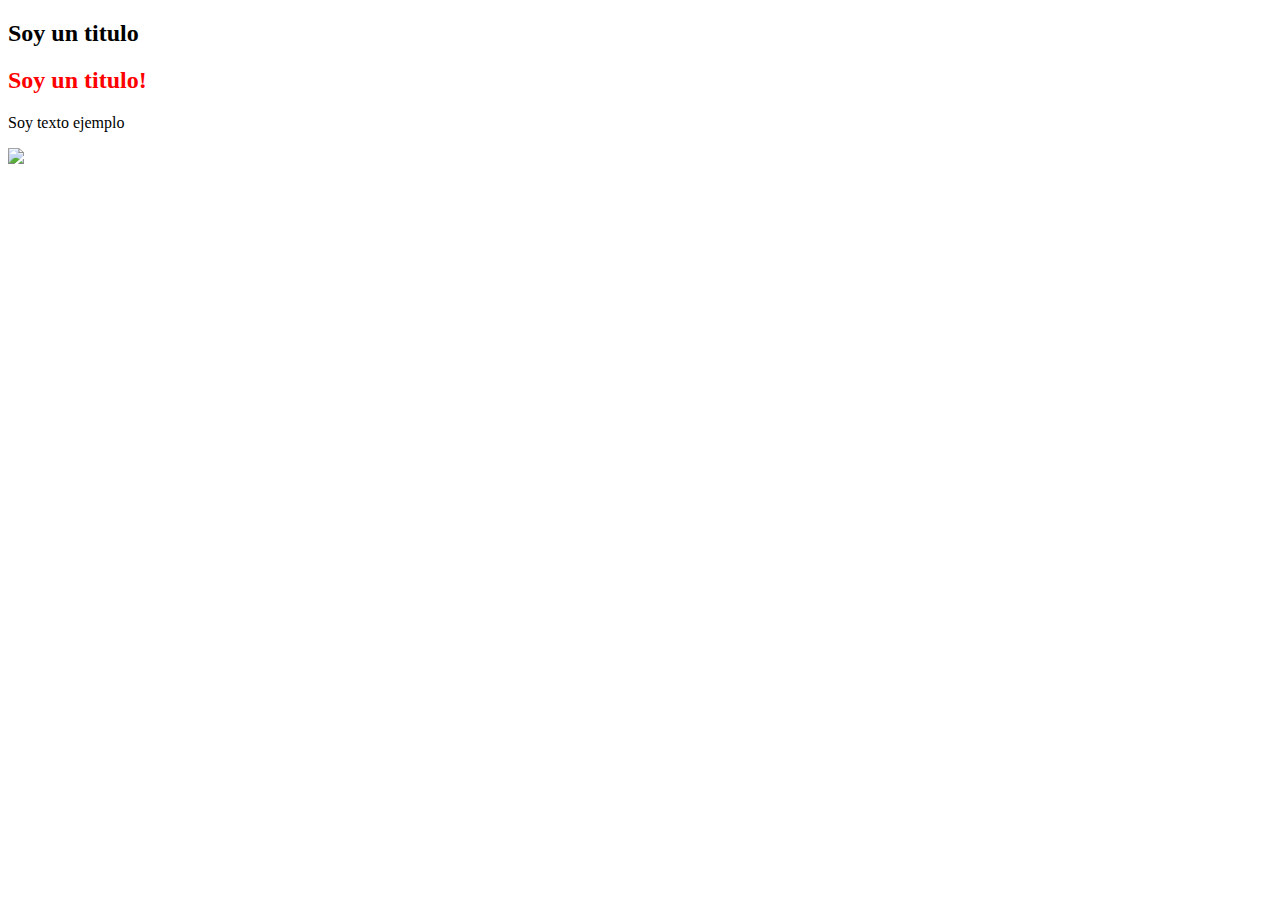
<file: index.html>
<!DOCTYPE html>
<html lang="en">
<head>
	<meta charset="UTF-8">
	<meta http-equiv="X-UA-Compatible" content="IE=edge">
	<meta name="viewport" content="width=device-width, initial-scale=1.0">
	<title>Web components</title>
</head>
<body>
	<h2 class="title">Soy un titulo</h2>
	<my-element 
	title="Soy un titulo!" 
	parrafo="Soy texto ejemplo"
	img="https://static.platzi.com/media/achievements/web-comps-vanilla-js_badge-5fe6800c-b08a-4d6d-8c08-c07dd697f94f.png"
	>
	</my-element>
	<script type="module" src="./my-element.js"></script>
</body>
</html>
</file>
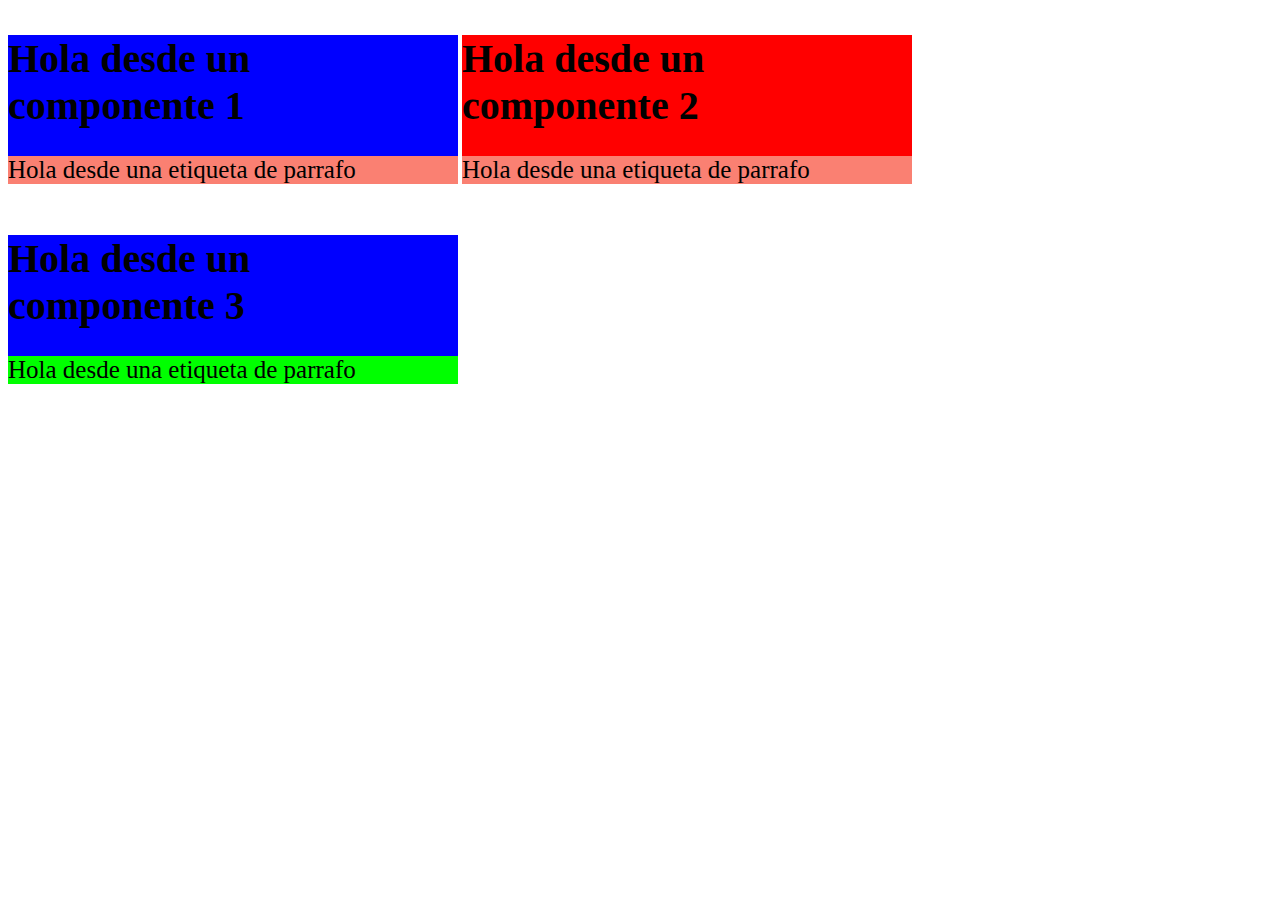
<file: customProperties/index.html>
<!DOCTYPE html>
<html lang="en">
<head>
	<meta charset="UTF-8">
	<meta http-equiv="X-UA-Compatible" content="IE=edge">
	<meta name="viewport" content="width=device-width, initial-scale=1.0">
	<title>Custom Properties</title>
	<style>
		my-element {
			--primary-color: blue;
			--heading-primary: 40px;
		}
		.segundo {
			--primary-color: red;
		}
		.tercero {
			--secondary-color: lime;
		}
	</style>
</head>
<body>
	<my-element>
		<span slot="title">Hola desde un componente 1</span>
		<span slot="parrafo">Hola desde una etiqueta de parrafo</span>
	</my-element>
	<my-element class="segundo">
		<span slot="title">Hola desde un componente 2</span>
		<span slot="parrafo">Hola desde una etiqueta de parrafo</span>
	</my-element>
	<my-element class="tercero">
		<span slot="title">Hola desde un componente 3</span>
		<span slot="parrafo">Hola desde una etiqueta de parrafo</span>
	</my-element>
	<script type="module" src="./my-element.js"></script>
</body>
</html>
</file>
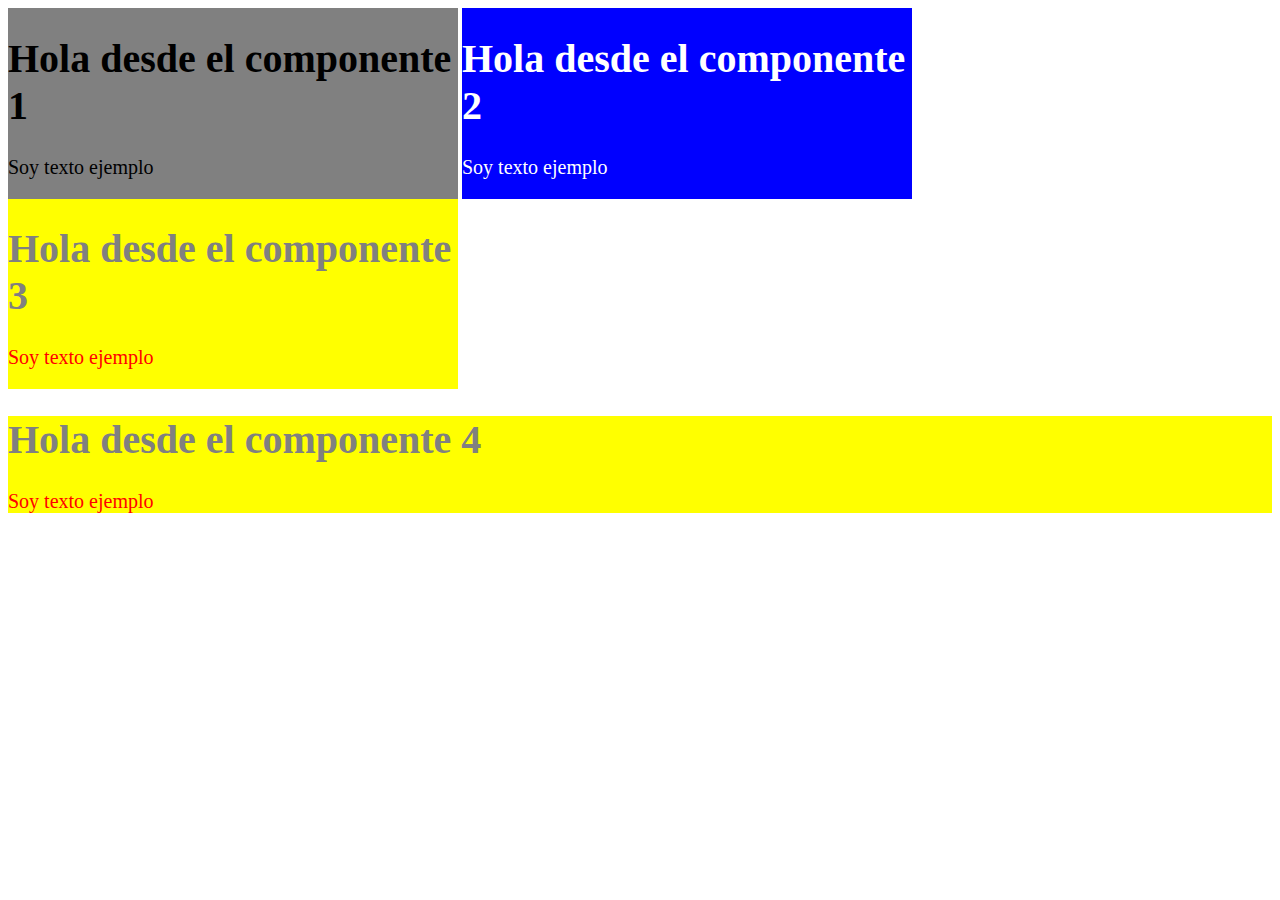
<file: host/index.html>
<!DOCTYPE html>
<html lang="en">
<head>
	<meta charset="UTF-8">
	<meta http-equiv="X-UA-Compatible" content="IE=edge">
	<meta name="viewport" content="width=device-width, initial-scale=1.0">
	<title>Document</title>
</head>
<body>
	<my-element>
		<span slot="title">Hola desde el componente 1</span>
		<span slot="parrafo">Soy texto ejemplo</span>
	</my-element>
	<my-element class="blue">
		<span slot="title">Hola desde el componente 2</span>
		<span slot="parrafo">Soy texto ejemplo</span>
	</my-element>
	<my-element yellow>
		<span slot="title">Hola desde el componente 3</span>
		<span slot="parrafo">Soy texto ejemplo</span>
	</my-element>
	<article class="card">
		<my-element yellow>
			<span slot="title">Hola desde el componente 4</span>
			<span slot="parrafo">Soy texto ejemplo</span>
		</my-element>
	</article>
	<script src="./my-element.js"></script>
</body>
</html>
</file>
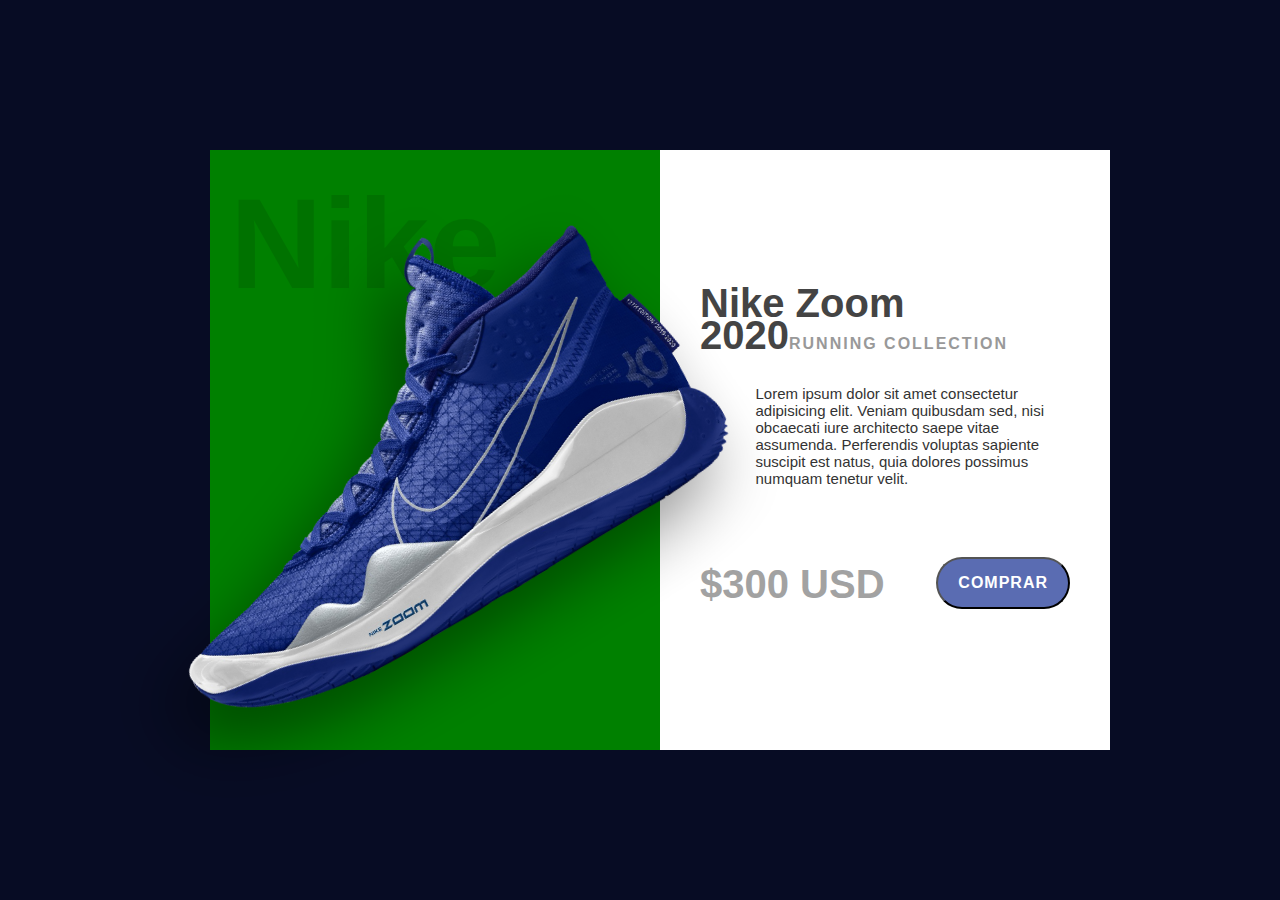
<file: proyecto/index.html>
<!DOCTYPE html>
<html lang="en">
<head>
	<meta charset="UTF-8">
	<meta http-equiv="X-UA-Compatible" content="IE=edge">
	<meta name="viewport" content="width=device-width, initial-scale=1.0">
	<link rel="stylesheet" href="./style.css">
	<title>Proyecto</title>
</head>
<body>
	<product-card 
		img="./img/nike-blue.png"
		titulo="Nike Zoom 2020"
		collection="Running collection"
		description="Lorem ipsum dolor sit amet consectetur adipisicing elit. Veniam quibusdam sed, nisi obcaecati iure architecto saepe vitae assumenda. Perferendis voluptas sapiente suscipit est natus, quia dolores possimus numquam tenetur velit."
		price="$300 USD"
	></product-card>
	<script type="module" src="./app.js"></script>
</body>
</html>
</file>
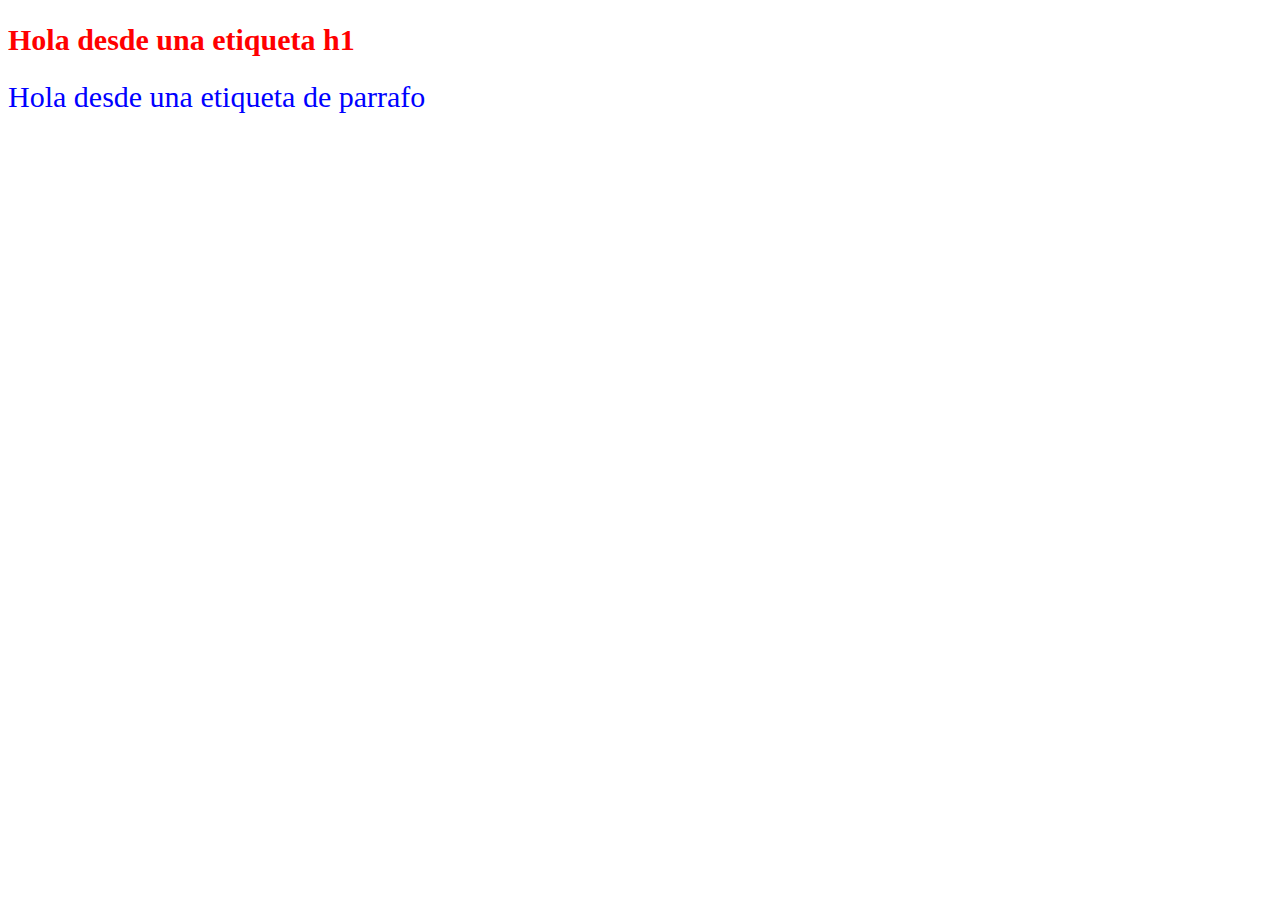
<file: slotted/index.html>
<!DOCTYPE html>
<html lang="en">
<head>
	<meta charset="UTF-8">
	<meta http-equiv="X-UA-Compatible" content="IE=edge">
	<meta name="viewport" content="width=device-width, initial-scale=1.0">
	<title>::slotted</title>
</head>
<body>
	<my-element>
		<span slot="title">Hola desde una etiqueta h1</span>
		<span class="text" slot="parrafo">Hola desde una etiqueta de parrafo</span>
	</my-element>
	<script type="module" src="./my-element.js"></script>
</body>
</html>
</file>
<file: proyecto/style.css>
* {
	margin: 0;
	padding: 0;
}
body {
	display: flex;
	justify-content: center;
	align-items: center;
	width: 100%;
	min-height: 100vh;
	font-family: Arial, Helvetica, sans-serif;
	background-color: #070c24;
}
product-card {
	--primary-background: green;
}
</file>
